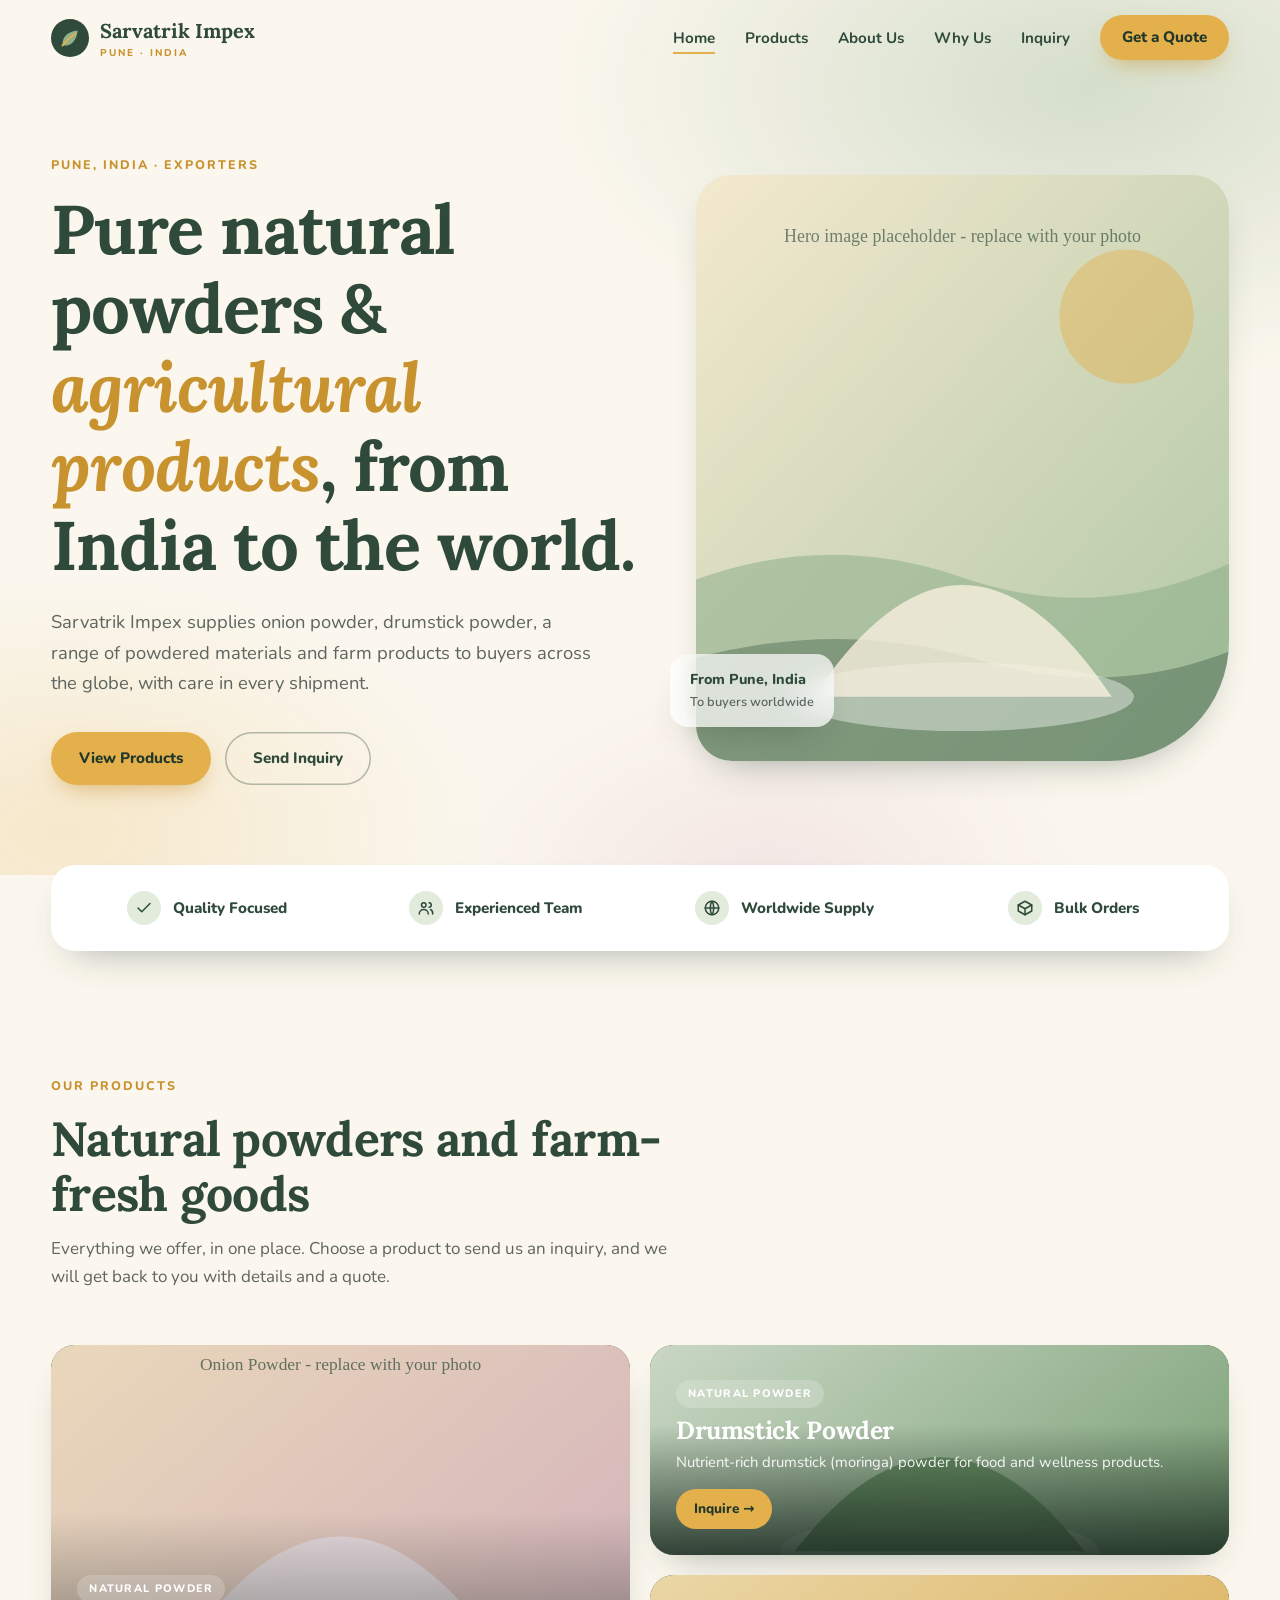
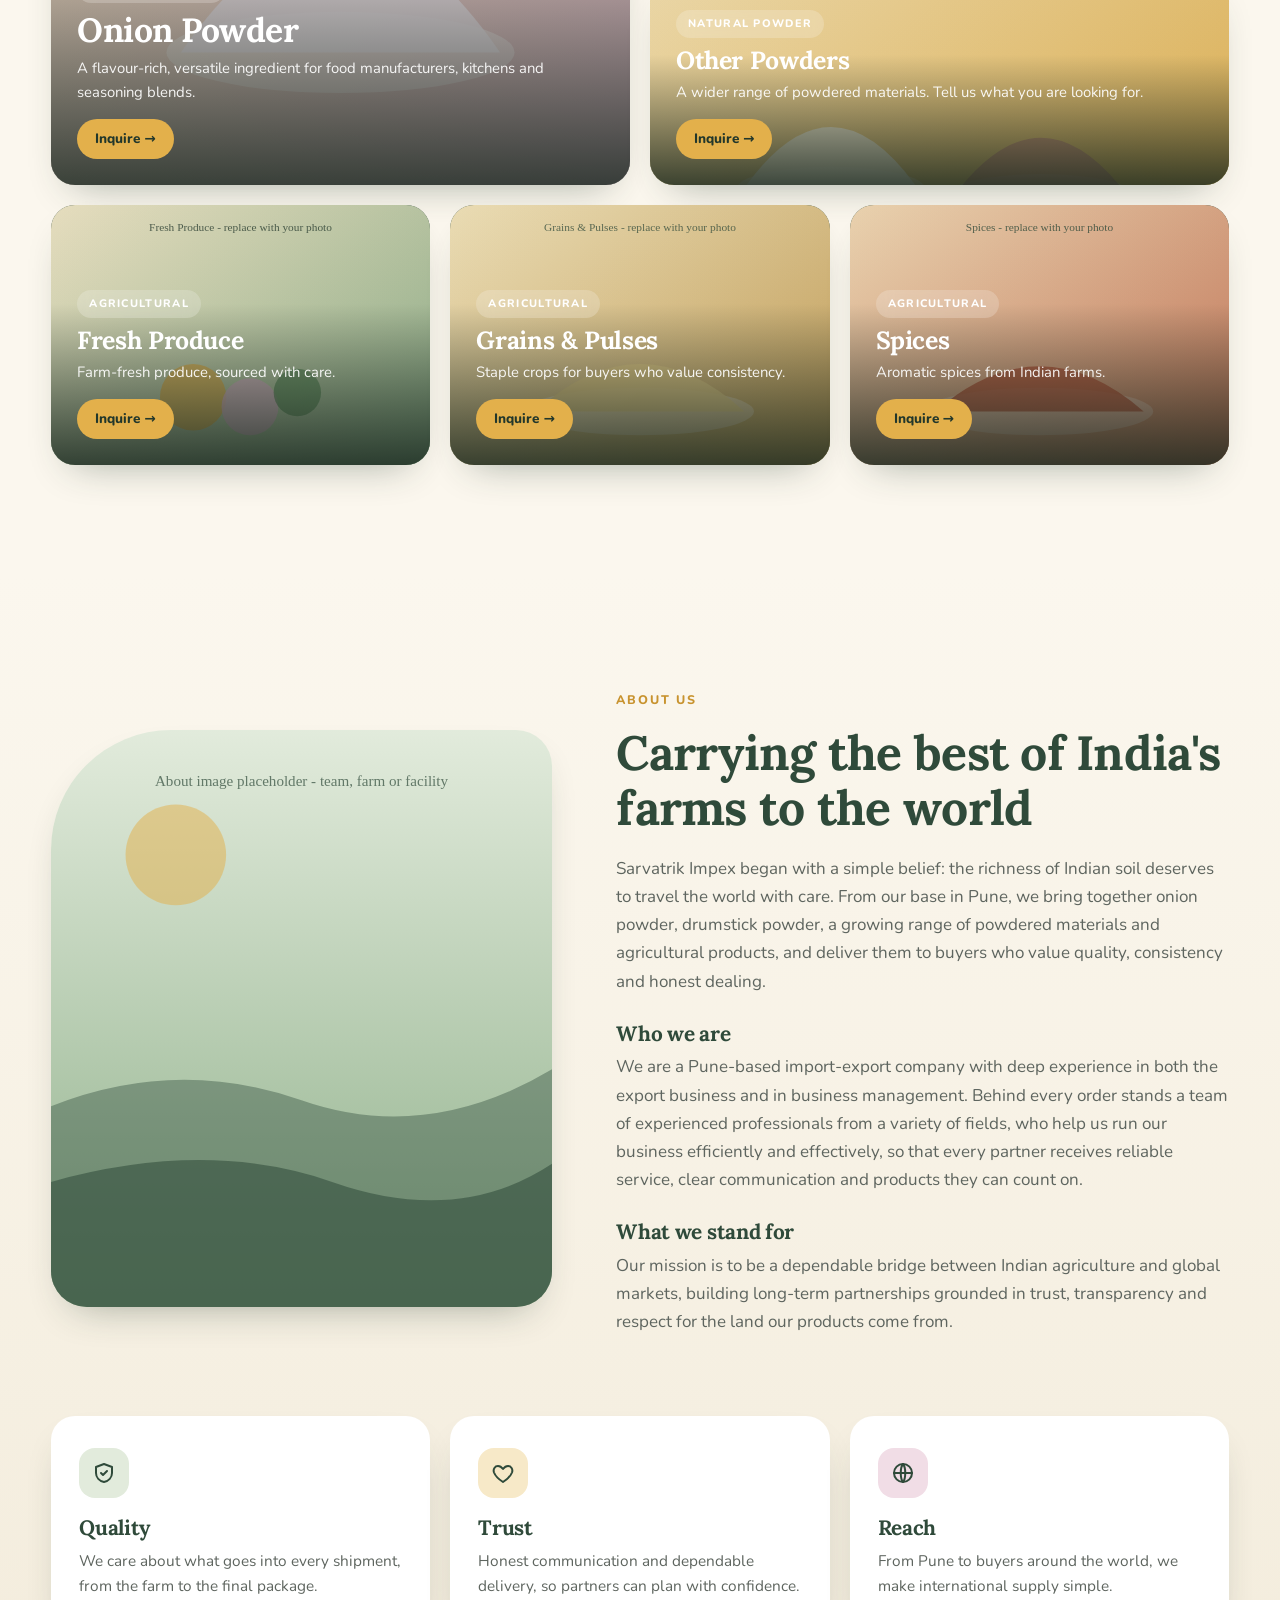
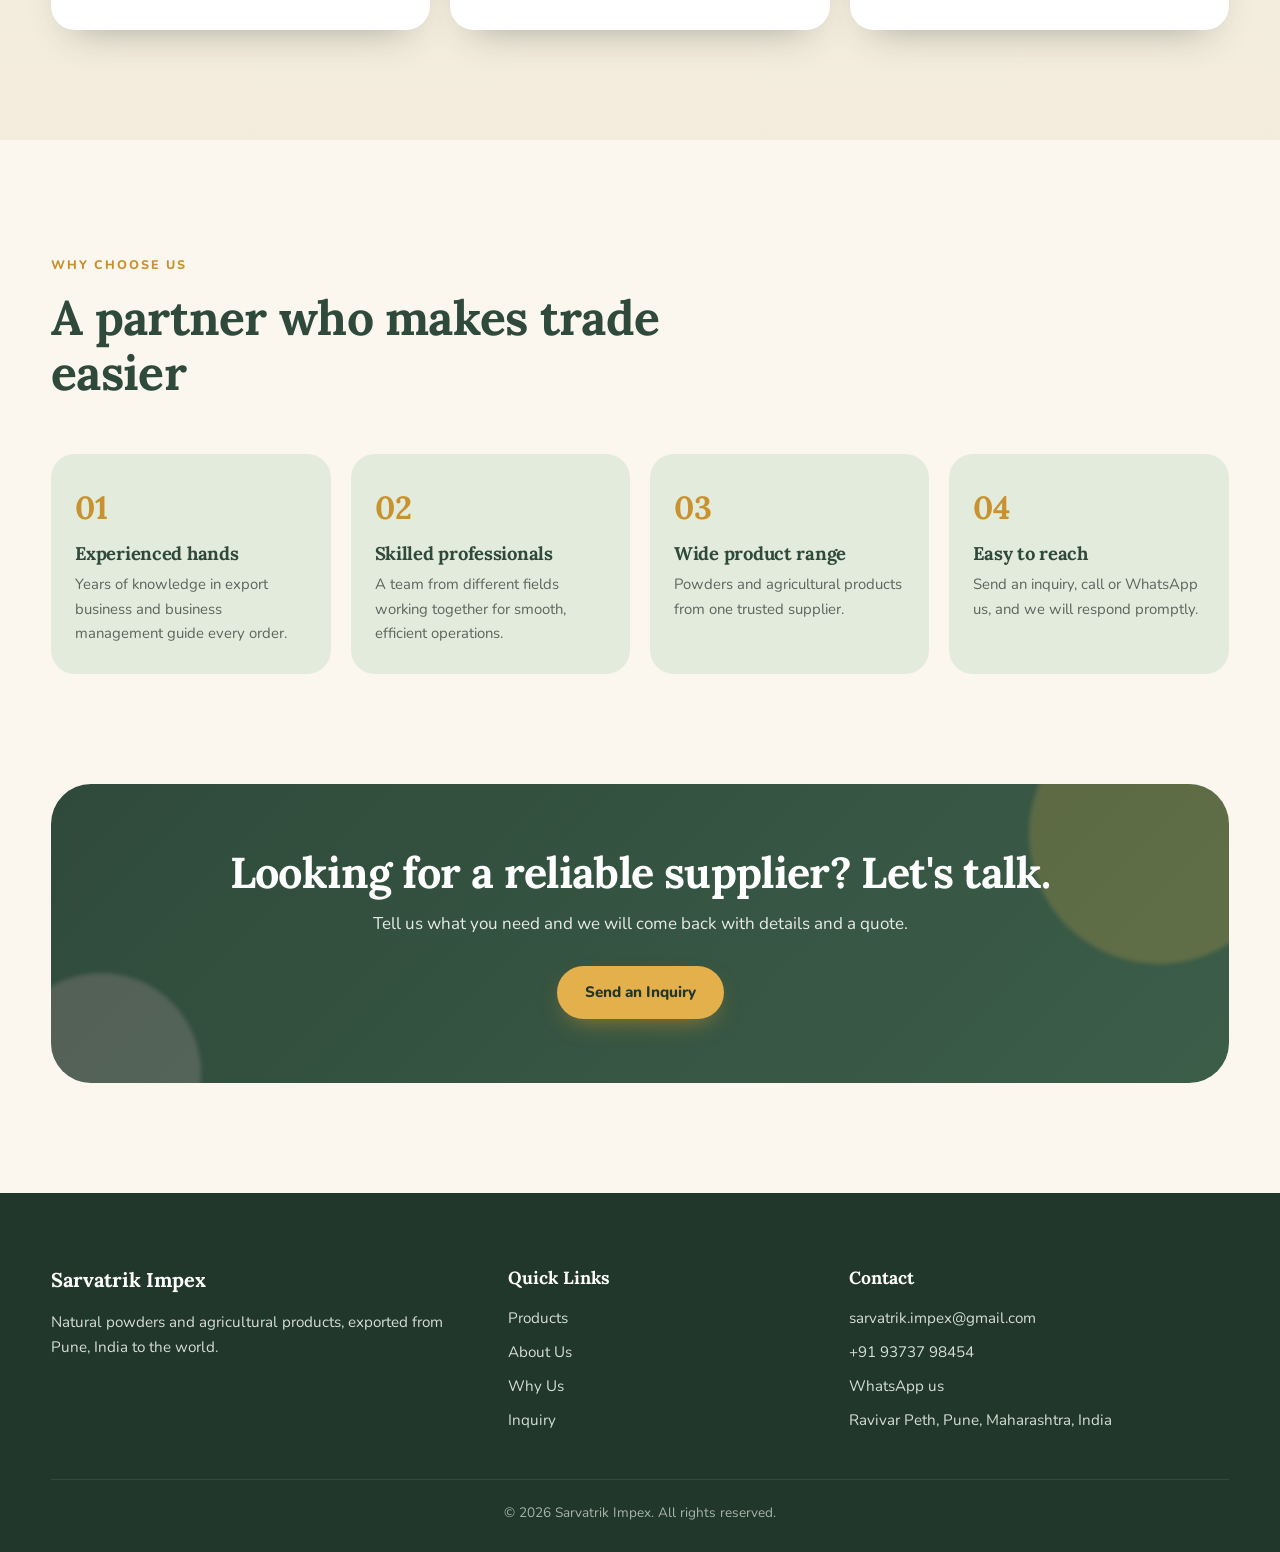
<file: index.html>
<!DOCTYPE html>
<html lang="en">
<head>
<meta charset="utf-8">
<meta name="viewport" content="width=device-width, initial-scale=1">
<title>Sarvatrik Impex | Natural Powders &amp; Agricultural Products Exporter, Pune, India</title>
<meta name="description" content="Sarvatrik Impex, Pune, India: exporters of onion powder, drumstick (moringa) powder, powdered materials and agricultural products. Send us an inquiry today.">
<meta name="theme-color" content="#2F4A3A">
<link rel="icon" href="data:image/svg+xml,%3Csvg xmlns='http://www.w3.org/2000/svg' viewBox='0 0 64 64'%3E%3Crect width='64' height='64' rx='16' fill='%232F4A3A'/%3E%3Ctext x='32' y='44' font-size='36' text-anchor='middle' fill='%23E3B04B' font-family='Georgia' font-weight='700'%3ES%3C/text%3E%3C/svg%3E">
<link rel="preconnect" href="https://fonts.googleapis.com">
<link rel="preconnect" href="https://fonts.gstatic.com" crossorigin>
<link href="https://fonts.googleapis.com/css2?family=Lora:ital,wght@0,500;0,700;1,500&family=Nunito:wght@400;600;700;800&display=swap" rel="stylesheet">
<link rel="stylesheet" href="style.css">
<script>document.documentElement.classList.add('js')</script>
</head>
<body id="top">

<!-- ============ NAVIGATION ============ -->
<header class="nav">
  <div class="wrap">
    <a class="brand" href="index.html">
      <svg viewBox="0 0 40 40" aria-hidden="true"><circle cx="20" cy="20" r="20" fill="#2F4A3A"/><path d="M12 27c0-9 6-14 16-15-1 10-6 16-14 16-.8 0-1.500-.4-2-1z" fill="#8FB08A"/><path d="M12 28c4-5 8-9 14-13" stroke="#E3B04B" stroke-width="1.8" fill="none" stroke-linecap="round"/></svg>
      <span>Sarvatrik Impex<small>Pune &middot; India</small></span>
    </a>
    <button class="burger" aria-label="Open menu" aria-expanded="false"><span></span></button>
    <ul class="links">
      <li><a href="#top" class="active">Home</a></li>
      <li><a href="#products">Products</a></li>
      <li><a href="#about">About Us</a></li>
      <li><a href="#why">Why Us</a></li>
      <li><a href="inquiry.html">Inquiry</a></li>
      <li><a href="inquiry.html" class="btn btn-gold">Get a Quote</a></li>
    </ul>
  </div>
</header>

<!-- ============ HERO ============ -->
<section class="hero">
  <div class="wrap">
    <div>
      <span class="eyebrow fade" style="--d:.05s">Pune, India &middot; Exporters</span>
      <h1 class="fade" style="--d:.15s">Pure natural powders &amp; <em>agricultural products</em>, from India to the world.</h1>
      <p class="lead fade" style="--d:.28s">Sarvatrik Impex supplies onion powder, drumstick powder, a range of powdered materials and farm products to buyers across the globe, with care in every shipment.</p>
      <div class="cta fade" style="--d:.4s">
        <a href="#products" class="btn btn-gold">View Products</a>
        <a href="inquiry.html" class="btn btn-ghost">Send Inquiry</a>
      </div>
    </div>
    <div class="hero-visual fade" style="--d:.3s">
      <div class="hero-frame"><img data-parallax src="images/hero.svg" alt="Natural powders and farm produce" width="800" height="880"></div>
      <div class="badge">From Pune, India<span>To buyers worldwide</span></div>
    </div>
  </div>
</section>

<!-- ============ TRUST STRIP ============ -->
<section class="strip">
  <div class="wrap reveal">
    <div><i><svg viewBox="0 0 24 24" fill="none" stroke="currentColor" stroke-width="2" stroke-linecap="round" stroke-linejoin="round"><path d="M20 6 9 17l-5-5"/></svg></i>Quality Focused</div>
    <div><i><svg viewBox="0 0 24 24" fill="none" stroke="currentColor" stroke-width="2" stroke-linecap="round" stroke-linejoin="round"><circle cx="9" cy="8" r="3"/><path d="M3 20c0-3.500 2.700-6 6-6s6 2.500 6 6"/><path d="M16 5a3 3 0 0 1 0 6M18 14c2 .8 3 2.700 3 6"/></svg></i>Experienced Team</div>
    <div><i><svg viewBox="0 0 24 24" fill="none" stroke="currentColor" stroke-width="2" stroke-linecap="round" stroke-linejoin="round"><circle cx="12" cy="12" r="9"/><path d="M3 12h18M12 3c3 3.500 3 14.500 0 18M12 3c-3 3.500-3 14.500 0 18"/></svg></i>Worldwide Supply</div>
    <div><i><svg viewBox="0 0 24 24" fill="none" stroke="currentColor" stroke-width="2" stroke-linecap="round" stroke-linejoin="round"><path d="M21 8 12 3 3 8v8l9 5 9-5z"/><path d="M3 8l9 5 9-5M12 13v8"/></svg></i>Bulk Orders</div>
  </div>
</section>

<!-- ============ PRODUCTS ============ -->
<section id="products">
  <div class="wrap">
    <div class="section-head reveal">
      <span class="eyebrow">Our Products</span>
      <h2>Natural powders and farm-fresh goods</h2>
      <p>Everything we offer, in one place. Choose a product to send us an inquiry, and we will get back to you with details and a quote.</p>
    </div>

    <div class="bento">
      <!-- To change a photo: replace the file in /images with a real photo of the same name, or edit the src below. -->
      <a class="card c-onion reveal" href="inquiry.html?product=Onion%20Powder">
        <img src="images/onion-powder.svg" alt="Onion powder" loading="lazy">
        <div class="card-body"><span class="chip">Natural Powder</span><h3>Onion Powder</h3><p>A flavour-rich, versatile ingredient for food manufacturers, kitchens and seasoning blends.</p><span class="pill">Inquire &rarr;</span></div>
      </a>
      <a class="card c-drum reveal" style="--d:.08s" href="inquiry.html?product=Drumstick%20Powder">
        <img src="images/drumstick-powder.svg" alt="Drumstick moringa powder" loading="lazy">
        <div class="card-body"><span class="chip">Natural Powder</span><h3>Drumstick Powder</h3><p>Nutrient-rich drumstick (moringa) powder for food and wellness products.</p><span class="pill">Inquire &rarr;</span></div>
      </a>
      <a class="card c-other reveal" style="--d:.16s" href="inquiry.html?product=Other%20Powders">
        <img src="images/other-powders.svg" alt="Other powdered materials" loading="lazy">
        <div class="card-body"><span class="chip">Natural Powder</span><h3>Other Powders</h3><p>A wider range of powdered materials. Tell us what you are looking for.</p><span class="pill">Inquire &rarr;</span></div>
      </a>
      <a class="card c-a reveal" href="inquiry.html?product=Fresh%20Produce">
        <img src="images/fresh-produce.svg" alt="Fresh agricultural produce" loading="lazy">
        <div class="card-body"><span class="chip">Agricultural</span><h3>Fresh Produce</h3><p>Farm-fresh produce, sourced with care.</p><span class="pill">Inquire &rarr;</span></div>
      </a>
      <a class="card c-b reveal" style="--d:.08s" href="inquiry.html?product=Grains%20%26%20Pulses">
        <img src="images/grains-pulses.svg" alt="Grains and pulses" loading="lazy">
        <div class="card-body"><span class="chip">Agricultural</span><h3>Grains &amp; Pulses</h3><p>Staple crops for buyers who value consistency.</p><span class="pill">Inquire &rarr;</span></div>
      </a>
      <a class="card c-c reveal" style="--d:.16s" href="inquiry.html?product=Spices">
        <img src="images/spices.svg" alt="Spices" loading="lazy">
        <div class="card-body"><span class="chip">Agricultural</span><h3>Spices</h3><p>Aromatic spices from Indian farms.</p><span class="pill">Inquire &rarr;</span></div>
      </a>
    </div>
  </div>
</section>

<!-- ============ ABOUT US ============ -->
<section id="about">
  <div class="wrap">
    <div class="about-grid">
      <div class="about-img reveal"><img src="images/about.svg" alt="The Sarvatrik Impex team and farms" loading="lazy"></div>
      <div class="about-text reveal" style="--d:.1s">
        <span class="eyebrow">About Us</span>
        <h2>Carrying the best of India's farms to the world</h2>
        <p>Sarvatrik Impex began with a simple belief: the richness of Indian soil deserves to travel the world with care. From our base in Pune, we bring together onion powder, drumstick powder, a growing range of powdered materials and agricultural products, and deliver them to buyers who value quality, consistency and honest dealing.</p>
        <h3>Who we are</h3>
        <p>We are a Pune-based import-export company with deep experience in both the export business and in business management. Behind every order stands a team of experienced professionals from a variety of fields, who help us run our business efficiently and effectively, so that every partner receives reliable service, clear communication and products they can count on.</p>
        <h3>What we stand for</h3>
        <p>Our mission is to be a dependable bridge between Indian agriculture and global markets, building long-term partnerships grounded in trust, transparency and respect for the land our products come from.</p>
      </div>
    </div>

    <div class="values">
      <div class="value reveal"><div class="ico"><svg viewBox="0 0 24 24" fill="none" stroke-width="2" stroke-linecap="round" stroke-linejoin="round"><path d="M12 3 4 6v6c0 4.500 3.400 8 8 9 4.600-1 8-4.500 8-9V6z"/><path d="m9 12 2 2 4-4"/></svg></div><h3>Quality</h3><p>We care about what goes into every shipment, from the farm to the final package.</p></div>
      <div class="value reveal" style="--d:.08s"><div class="ico"><svg viewBox="0 0 24 24" fill="none" stroke-width="2" stroke-linecap="round" stroke-linejoin="round"><path d="M12 21s-7-4.400-9-9.500C1.800 8 4 5 7 5c2 0 3.500 1 5 3 1.500-2 3-3 5-3 3 0 5.200 3 4 6.500C19 16.600 12 21 12 21z"/></svg></div><h3>Trust</h3><p>Honest communication and dependable delivery, so partners can plan with confidence.</p></div>
      <div class="value reveal" style="--d:.16s"><div class="ico"><svg viewBox="0 0 24 24" fill="none" stroke-width="2" stroke-linecap="round" stroke-linejoin="round"><circle cx="12" cy="12" r="9"/><path d="M3 12h18M12 3c3 3.500 3 14.500 0 18M12 3c-3 3.500-3 14.500 0 18"/></svg></div><h3>Reach</h3><p>From Pune to buyers around the world, we make international supply simple.</p></div>
    </div>
  </div>
</section>

<!-- ============ WHY CHOOSE US ============ -->
<section id="why">
  <div class="wrap">
    <div class="section-head reveal">
      <span class="eyebrow">Why Choose Us</span>
      <h2>A partner who makes trade easier</h2>
    </div>
    <div class="why">
      <div class="reveal"><b>01</b><h3>Experienced hands</h3><p>Years of knowledge in export business and business management guide every order.</p></div>
      <div class="reveal" style="--d:.08s"><b>02</b><h3>Skilled professionals</h3><p>A team from different fields working together for smooth, efficient operations.</p></div>
      <div class="reveal" style="--d:.16s"><b>03</b><h3>Wide product range</h3><p>Powders and agricultural products from one trusted supplier.</p></div>
      <div class="reveal" style="--d:.24s"><b>04</b><h3>Easy to reach</h3><p>Send an inquiry, call or WhatsApp us, and we will respond promptly.</p></div>
    </div>
  </div>
</section>

<!-- ============ CALL TO ACTION ============ -->
<section class="cta-band">
  <div class="wrap">
    <div class="cta-box reveal">
      <h2>Looking for a reliable supplier? Let's talk.</h2>
      <p>Tell us what you need and we will come back with details and a quote.</p>
      <a href="inquiry.html" class="btn btn-gold">Send an Inquiry</a>
    </div>
  </div>
</section>

<!-- ============ FOOTER ============ -->
<footer>
  <div class="wrap">
    <div class="foot">
      <div>
        <a class="brand" href="index.html"><span>Sarvatrik Impex</span></a>
        <p>Natural powders and agricultural products, exported from Pune, India to the world.</p>
      </div>
      <div>
        <h4>Quick Links</h4>
        <ul>
          <li><a href="#products">Products</a></li>
          <li><a href="#about">About Us</a></li>
          <li><a href="#why">Why Us</a></li>
          <li><a href="inquiry.html">Inquiry</a></li>
        </ul>
      </div>
      <div>
        <h4>Contact</h4>
        <ul>
          <li><a href="mailto:sarvatrik.impex@gmail.com">sarvatrik.impex@gmail.com</a></li>
          <li><a href="tel:+919373798454">+91 93737 98454</a></li>
          <li><a href="https://wa.me/919373798454" target="_blank" rel="noopener">WhatsApp us</a></li>
          <li>Ravivar Peth, Pune, Maharashtra, India</li>
        </ul>
      </div>
    </div>
    <p class="copy">&copy; <span id="year">2026</span> Sarvatrik Impex. All rights reserved.</p>
  </div>
</footer>

<script src="main.js"></script>
</body>
</html>
</file>
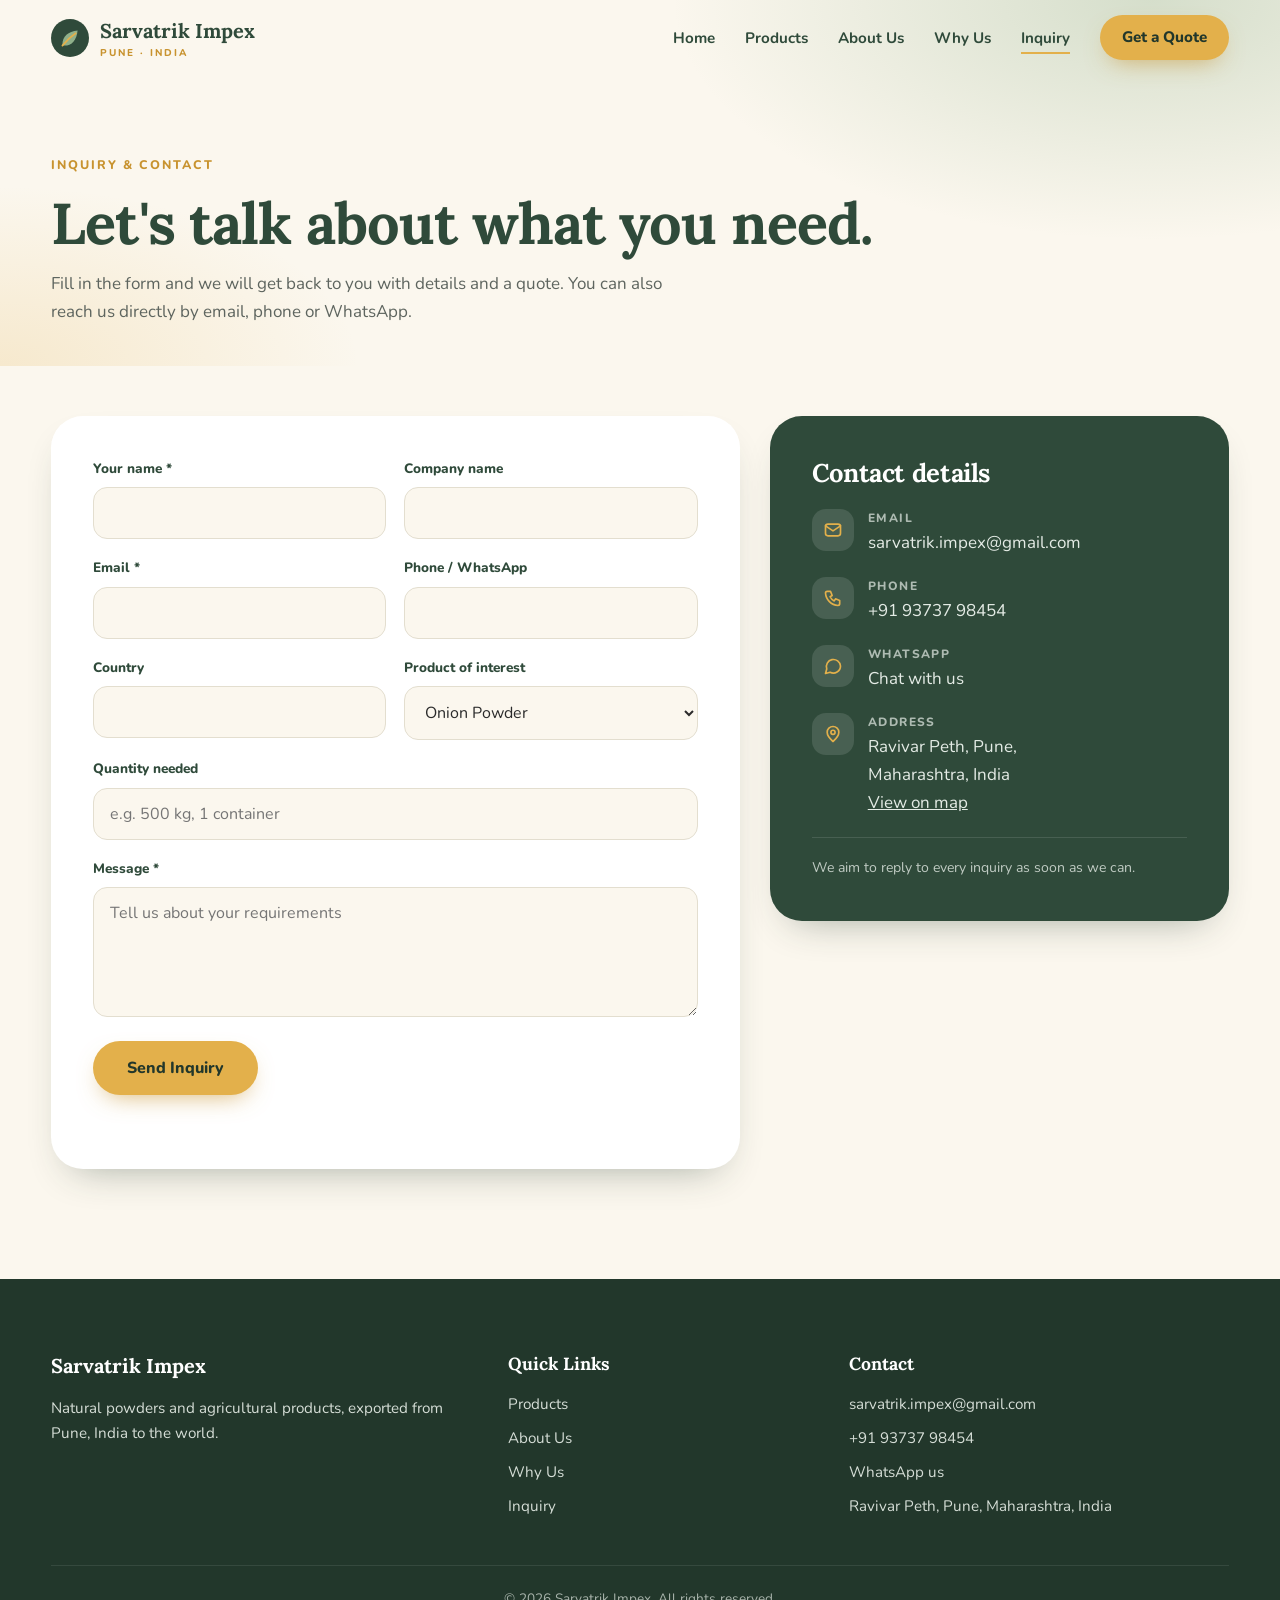
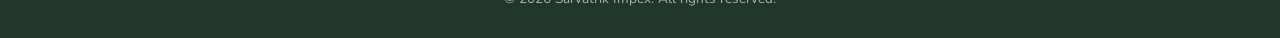
<file: inquiry.html>
<!DOCTYPE html>
<html lang="en">
<head>
<meta charset="utf-8">
<meta name="viewport" content="width=device-width, initial-scale=1">
<title>Inquiry &amp; Contact | Sarvatrik Impex, Pune, India</title>
<meta name="description" content="Send an inquiry to Sarvatrik Impex, Pune, India. Ask about onion powder, drumstick powder, powdered materials and agricultural products.">
<meta name="theme-color" content="#2F4A3A">
<link rel="icon" href="data:image/svg+xml,%3Csvg xmlns='http://www.w3.org/2000/svg' viewBox='0 0 64 64'%3E%3Crect width='64' height='64' rx='16' fill='%232F4A3A'/%3E%3Ctext x='32' y='44' font-size='36' text-anchor='middle' fill='%23E3B04B' font-family='Georgia' font-weight='700'%3ES%3C/text%3E%3C/svg%3E">
<link rel="preconnect" href="https://fonts.googleapis.com">
<link rel="preconnect" href="https://fonts.gstatic.com" crossorigin>
<link href="https://fonts.googleapis.com/css2?family=Lora:ital,wght@0,500;0,700;1,500&family=Nunito:wght@400;600;700;800&display=swap" rel="stylesheet">
<link rel="stylesheet" href="style.css">
<script>document.documentElement.classList.add('js')</script>
</head>
<body>

<header class="nav scrolled">
  <div class="wrap">
    <a class="brand" href="index.html">
      <svg viewBox="0 0 40 40" aria-hidden="true"><circle cx="20" cy="20" r="20" fill="#2F4A3A"/><path d="M12 27c0-9 6-14 16-15-1 10-6 16-14 16-.8 0-1.500-.4-2-1z" fill="#8FB08A"/><path d="M12 28c4-5 8-9 14-13" stroke="#E3B04B" stroke-width="1.8" fill="none" stroke-linecap="round"/></svg>
      <span>Sarvatrik Impex<small>Pune &middot; India</small></span>
    </a>
    <button class="burger" aria-label="Open menu" aria-expanded="false"><span></span></button>
    <ul class="links">
      <li><a href="index.html">Home</a></li>
      <li><a href="index.html#products">Products</a></li>
      <li><a href="index.html#about">About Us</a></li>
      <li><a href="index.html#why">Why Us</a></li>
      <li><a href="inquiry.html" class="active">Inquiry</a></li>
      <li><a href="inquiry.html" class="btn btn-gold">Get a Quote</a></li>
    </ul>
  </div>
</header>

<section class="page-hero">
  <div class="wrap">
    <span class="eyebrow fade">Inquiry &amp; Contact</span>
    <h1 class="fade" style="--d:.1s">Let's talk about what you need.</h1>
    <p class="fade" style="--d:.2s">Fill in the form and we will get back to you with details and a quote. You can also reach us directly by email, phone or WhatsApp.</p>
  </div>
</section>

<section class="inq">
  <div class="wrap">

    <div class="form-card reveal">
      <form id="inquiry-form" novalidate>
        <input type="hidden" name="_subject" value="New website inquiry - Sarvatrik Impex">
        <input type="hidden" name="_template" value="table">
        <input type="hidden" name="_captcha" value="false">
        <input type="text" name="_honey" class="hp" tabindex="-1" autocomplete="off" aria-hidden="true">
        <div class="form-grid">
          <div class="field"><label for="name">Your name *</label><input id="name" name="Name" type="text" required autocomplete="name"></div>
          <div class="field"><label for="company">Company name</label><input id="company" name="Company" type="text" autocomplete="organization"></div>
          <div class="field"><label for="email">Email *</label><input id="email" name="email" type="email" required autocomplete="email"></div>
          <div class="field"><label for="phone">Phone / WhatsApp</label><input id="phone" name="Phone" type="tel" autocomplete="tel"></div>
          <div class="field"><label for="country">Country</label><input id="country" name="Country" type="text" autocomplete="country-name"></div>
          <div class="field"><label for="product">Product of interest</label>
            <select id="product" name="Product">
              <option>Onion Powder</option>
              <option>Drumstick Powder</option>
              <option>Other Powders</option>
              <option>Fresh Produce</option>
              <option>Grains &amp; Pulses</option>
              <option>Spices</option>
              <option>Other / Multiple products</option>
            </select>
          </div>
          <div class="field full"><label for="qty">Quantity needed</label><input id="qty" name="Quantity" type="text" placeholder="e.g. 500 kg, 1 container"></div>
          <div class="field full"><label for="message">Message *</label><textarea id="message" name="Message" required placeholder="Tell us about your requirements"></textarea></div>
        </div>
        <button type="submit" class="btn btn-gold">Send Inquiry</button>
        <p class="form-msg" id="form-msg" role="alert"></p>
      </form>

      <div class="success" id="success">
        <svg viewBox="0 0 84 84" aria-hidden="true"><circle cx="42" cy="42" r="36"/><path d="M27 43l11 11 20-22"/></svg>
        <h2>Thank you!</h2>
        <p>Your inquiry has been sent. We will get back to you soon.</p>
      </div>
    </div>

    <aside class="info-card reveal" style="--d:.1s">
      <h2>Contact details</h2>
      <div class="info-item"><i><svg viewBox="0 0 24 24" fill="none" stroke-width="2" stroke-linecap="round" stroke-linejoin="round"><rect x="3" y="5" width="18" height="14" rx="3"/><path d="m3 7 9 6 9-6"/></svg></i><div><small>Email</small><a href="mailto:sarvatrik.impex@gmail.com">sarvatrik.impex@gmail.com</a></div></div>
      <div class="info-item"><i><svg viewBox="0 0 24 24" fill="none" stroke-width="2" stroke-linecap="round" stroke-linejoin="round"><path d="M5 4h4l2 5-2.500 1.500a11 11 0 0 0 5 5L15 13l5 2v4a2 2 0 0 1-2 2A16 16 0 0 1 3 6a2 2 0 0 1 2-2z"/></svg></i><div><small>Phone</small><a href="tel:+919373798454">+91 93737 98454</a></div></div>
      <div class="info-item"><i><svg viewBox="0 0 24 24" fill="none" stroke-width="2" stroke-linecap="round" stroke-linejoin="round"><path d="M21 12a8.500 8.500 0 0 1-12.500 7.500L3 21l1.500-5.500A8.500 8.500 0 1 1 21 12z"/></svg></i><div><small>WhatsApp</small><a href="https://wa.me/919373798454" target="_blank" rel="noopener">Chat with us</a></div></div>
      <div class="info-item"><i><svg viewBox="0 0 24 24" fill="none" stroke-width="2" stroke-linecap="round" stroke-linejoin="round"><path d="M12 21s7-6 7-11a7 7 0 0 0-14 0c0 5 7 11 7 11z"/><circle cx="12" cy="10" r="2.500"/></svg></i><div><small>Address</small>Ravivar Peth, Pune,<br>Maharashtra, India<br><a href="https://www.google.com/maps/search/?api=1&amp;query=Ravivar+Peth+Pune+Maharashtra" target="_blank" rel="noopener"><u>View on map</u></a></div></div>
      <p class="note">We aim to reply to every inquiry as soon as we can.</p>
    </aside>

  </div>
</section>

<footer>
  <div class="wrap">
    <div class="foot">
      <div>
        <a class="brand" href="index.html"><span>Sarvatrik Impex</span></a>
        <p>Natural powders and agricultural products, exported from Pune, India to the world.</p>
      </div>
      <div>
        <h4>Quick Links</h4>
        <ul>
          <li><a href="index.html#products">Products</a></li>
          <li><a href="index.html#about">About Us</a></li>
          <li><a href="index.html#why">Why Us</a></li>
          <li><a href="inquiry.html">Inquiry</a></li>
        </ul>
      </div>
      <div>
        <h4>Contact</h4>
        <ul>
          <li><a href="mailto:sarvatrik.impex@gmail.com">sarvatrik.impex@gmail.com</a></li>
          <li><a href="tel:+919373798454">+91 93737 98454</a></li>
          <li><a href="https://wa.me/919373798454" target="_blank" rel="noopener">WhatsApp us</a></li>
          <li>Ravivar Peth, Pune, Maharashtra, India</li>
        </ul>
      </div>
    </div>
    <p class="copy">&copy; <span id="year">2026</span> Sarvatrik Impex. All rights reserved.</p>
  </div>
</footer>

<script src="main.js"></script>
</body>
</html>
</file>
<file: style.css>
/* ==========================================================
   Sarvatrik Impex - styles
   Edit the colours below to re-theme the whole site.
   ========================================================== */
:root{
  --cream:#FBF7EE; --cream-2:#F3ECDC;
  --green:#2F4A3A; --green-d:#22372B;
  --sage:#8FB08A; --sage-l:#E2EBDC;
  --gold:#E3B04B; --gold-d:#C8932F;
  --blush:#D9B3C4;
  --ink:#2B2B2B; --muted:#5E655F;
  --radius:24px;
  --ease:cubic-bezier(.22,.61,.36,1);
  --shadow:0 18px 40px -22px rgba(34,55,43,.45);
  --serif:'Lora',Georgia,serif;
  --sans:'Nunito',system-ui,-apple-system,'Segoe UI',sans-serif;
}
*{box-sizing:border-box;margin:0;padding:0}
html{scroll-behavior:smooth;scroll-padding-top:84px}
body{font-family:var(--sans);color:var(--ink);background:var(--cream);line-height:1.65;font-size:17px;-webkit-font-smoothing:antialiased;overflow-x:hidden}
img{display:block;max-width:100%}
a{color:inherit;text-decoration:none}
h1,h2,h3{font-family:var(--serif);color:var(--green);line-height:1.15;letter-spacing:-.015em}
.wrap{width:min(1180px,92%);margin-inline:auto}
section{padding:110px 0;position:relative}
.eyebrow{display:inline-block;font-size:.78rem;font-weight:800;letter-spacing:.16em;text-transform:uppercase;color:var(--gold-d);margin-bottom:14px}
.section-head{max-width:640px;margin-bottom:54px}
.section-head h2{font-size:clamp(2rem,4vw,3rem);margin-bottom:14px}
.section-head p{color:var(--muted)}

/* ---------- Buttons ---------- */
.btn{display:inline-flex;align-items:center;gap:8px;padding:14px 28px;border-radius:999px;font-weight:800;font-size:.95rem;border:0;cursor:pointer;font-family:var(--sans);transition:transform .3s var(--ease),box-shadow .3s var(--ease),background .3s var(--ease),color .3s var(--ease)}
.btn-gold{background:var(--gold);color:var(--green-d);box-shadow:0 10px 24px -10px rgba(200,147,47,.7)}
.btn-gold:hover{transform:translateY(-2px);box-shadow:0 14px 30px -10px rgba(200,147,47,.85);background:#EDBC59}
.btn-ghost{background:transparent;color:var(--green);box-shadow:inset 0 0 0 1.5px rgba(47,74,58,.35)}
.btn-ghost:hover{background:var(--green);color:#fff;transform:translateY(-2px)}
.btn-green{background:var(--green);color:#fff}
.btn-green:hover{background:var(--green-d);transform:translateY(-2px)}

/* ---------- Navigation ---------- */
.nav{position:fixed;inset:0 0 auto 0;z-index:50;padding:14px 0;transition:background .35s var(--ease),box-shadow .35s var(--ease),padding .35s var(--ease)}
.nav.scrolled{background:rgba(251,247,238,.78);backdrop-filter:blur(14px);-webkit-backdrop-filter:blur(14px);box-shadow:0 1px 0 rgba(47,74,58,.08);padding:9px 0}
.nav .wrap{display:flex;align-items:center;justify-content:space-between;gap:20px}
.brand{display:flex;align-items:center;gap:11px;font-family:var(--serif);font-weight:700;font-size:1.25rem;color:var(--green)}
.brand svg{width:38px;height:38px}
.brand small{display:block;font-family:var(--sans);font-size:.62rem;letter-spacing:.2em;text-transform:uppercase;color:var(--gold-d);font-weight:800;margin-top:-2px}
.links{display:flex;align-items:center;gap:30px;list-style:none}
.links a:not(.btn){font-weight:700;font-size:.95rem;color:var(--green);position:relative;padding:4px 0}
.links a:not(.btn)::after{content:"";position:absolute;left:0;bottom:-2px;height:2px;width:100%;background:var(--gold);transform:scaleX(0);transform-origin:left;transition:transform .35s var(--ease)}
.links a:not(.btn):hover::after,.links a.active::after{transform:scaleX(1)}
.links .btn{padding:10px 22px}
.burger{display:none;background:none;border:0;width:44px;height:44px;cursor:pointer;position:relative}
.burger span,.burger span::before,.burger span::after{content:"";position:absolute;left:11px;width:22px;height:2px;background:var(--green);border-radius:2px;transition:transform .3s var(--ease),opacity .3s}
.burger span{top:21px}.burger span::before{top:-7px;left:0}.burger span::after{top:7px;left:0}
.burger.open span{background:transparent}
.burger.open span::before{transform:translateY(7px) rotate(45deg)}
.burger.open span::after{transform:translateY(-7px) rotate(-45deg)}

/* ---------- Hero ---------- */
.hero{padding:150px 0 90px;background:
  radial-gradient(900px 500px at 85% 10%,rgba(143,176,138,.35),transparent 60%),
  radial-gradient(700px 420px at 5% 95%,rgba(227,176,75,.22),transparent 60%),
  radial-gradient(500px 300px at 60% 100%,rgba(217,179,196,.25),transparent 65%),var(--cream)}
.hero .wrap{display:grid;grid-template-columns:1.05fr .95fr;gap:56px;align-items:center}
.hero h1{font-size:clamp(2.5rem,5.4vw,4.3rem);margin-bottom:22px}
.hero h1 em{font-style:italic;color:var(--gold-d)}
.hero p.lead{font-size:1.15rem;color:var(--muted);max-width:30em;margin-bottom:34px}
.hero .cta{display:flex;gap:14px;flex-wrap:wrap}
.hero-visual{position:relative}
.hero-frame{border-radius:36px 36px 120px 36px;overflow:hidden;box-shadow:var(--shadow);aspect-ratio:4/4.4;background:var(--sage-l)}
.hero-frame img{width:100%;height:112%;object-fit:cover;will-change:transform}
.badge{position:absolute;left:-26px;bottom:34px;background:rgba(255,255,255,.72);backdrop-filter:blur(12px);-webkit-backdrop-filter:blur(12px);padding:14px 20px;border-radius:18px;box-shadow:var(--shadow);font-weight:800;font-size:.9rem;color:var(--green)}
.badge span{display:block;font-weight:600;color:var(--muted);font-size:.8rem}
.fade{animation:rise .95s var(--ease) both;animation-delay:var(--d,0s)}
@keyframes rise{from{opacity:0;transform:translateY(22px)}to{opacity:1;transform:none}}

/* ---------- Trust strip ---------- */
.strip{padding:0;margin-top:-10px}
.strip .wrap{display:grid;grid-template-columns:repeat(4,1fr);gap:14px;background:#fff;border-radius:var(--radius);padding:26px 18px;box-shadow:var(--shadow)}
.strip div{display:flex;align-items:center;gap:12px;justify-content:center;font-weight:800;color:var(--green);font-size:.95rem}
.strip i{width:34px;height:34px;border-radius:50%;background:var(--sage-l);display:grid;place-items:center;font-style:normal;color:var(--green);flex:none}
.strip svg{width:18px;height:18px}

/* ---------- Products (bento) ---------- */
#products{padding-top:120px}
.bento{display:grid;grid-template-columns:repeat(6,1fr);grid-auto-rows:minmax(210px,auto);gap:20px}
.card{position:relative;overflow:hidden;border-radius:var(--radius);color:#fff;display:flex;align-items:flex-end;box-shadow:var(--shadow);background:var(--green);transition:transform .45s var(--ease),box-shadow .45s var(--ease)}
.card img{position:absolute;inset:0;width:100%;height:100%;object-fit:cover;transition:transform .8s var(--ease)}
.card::after{content:"";position:absolute;inset:0;background:linear-gradient(to top,rgba(20,35,27,.82),rgba(20,35,27,.05) 62%)}
.card:hover{transform:translateY(-5px);box-shadow:0 26px 46px -22px rgba(34,55,43,.6)}
.card:hover img{transform:scale(1.04)}
.card-body{position:relative;z-index:2;padding:26px;width:100%}
.card h3{color:#fff;font-size:1.55rem;margin:8px 0 6px}
.card p{font-size:.93rem;opacity:.92;max-width:34em;margin-bottom:14px}
.chip{display:inline-block;font-size:.68rem;font-weight:800;letter-spacing:.12em;text-transform:uppercase;padding:5px 12px;border-radius:999px;background:rgba(255,255,255,.2);backdrop-filter:blur(8px);-webkit-backdrop-filter:blur(8px)}
.pill{display:inline-flex;align-items:center;gap:6px;font-weight:800;font-size:.85rem;padding:9px 18px;border-radius:999px;background:var(--gold);color:var(--green-d);transition:box-shadow .35s var(--ease),transform .35s var(--ease)}
.card:hover .pill{box-shadow:0 0 0 6px rgba(227,176,75,.28)}
.c-onion{grid-column:span 3;grid-row:span 2}
.c-drum,.c-other{grid-column:span 3}
.c-a,.c-b,.c-c{grid-column:span 2;min-height:260px}
.c-onion h3{font-size:2.1rem}

/* ---------- About ---------- */
#about{background:linear-gradient(180deg,var(--cream) 0%,var(--cream-2) 100%)}
.about-grid{display:grid;grid-template-columns:.9fr 1.1fr;gap:64px;align-items:center}
.about-img{border-radius:120px 36px 36px 36px;overflow:hidden;box-shadow:var(--shadow);aspect-ratio:4/4.6}
.about-img img{width:100%;height:100%;object-fit:cover}
.about-text h2{font-size:clamp(2rem,4vw,3rem);margin-bottom:20px}
.about-text p{color:var(--muted);margin-bottom:16px}
.about-text h3{font-size:1.3rem;margin:26px 0 8px}
.values{display:grid;grid-template-columns:repeat(3,1fr);gap:20px;margin-top:64px}
.value{background:#fff;border-radius:var(--radius);padding:32px 28px;box-shadow:var(--shadow);transition:transform .4s var(--ease)}
.value:hover{transform:translateY(-4px)}
.value .ico{width:50px;height:50px;border-radius:16px;display:grid;place-items:center;margin-bottom:18px}
.value:nth-child(1) .ico{background:var(--sage-l)}
.value:nth-child(2) .ico{background:#F7E9C8}
.value:nth-child(3) .ico{background:#F1DDE6}
.value .ico svg{width:24px;height:24px;stroke:var(--green)}
.value h3{font-size:1.3rem;margin-bottom:8px}
.value p{color:var(--muted);font-size:.96rem}

/* ---------- Why us ---------- */
.why{display:grid;grid-template-columns:repeat(4,1fr);gap:20px}
.why div{padding:28px 24px;border-radius:var(--radius);background:var(--sage-l);transition:transform .4s var(--ease),background .4s var(--ease)}
.why div:hover{transform:translateY(-4px);background:#D8E5D1}
.why b{font-family:var(--serif);font-size:2rem;color:var(--gold-d);display:block;margin-bottom:8px}
.why h3{font-size:1.15rem;margin-bottom:8px}
.why p{color:var(--muted);font-size:.93rem}

/* ---------- CTA band ---------- */
.cta-band{padding:0 0 110px}
.cta-box{background:linear-gradient(135deg,var(--green) 0%,#3C5E49 100%);border-radius:40px;padding:64px 48px;text-align:center;color:#fff;position:relative;overflow:hidden}
.cta-box::before,.cta-box::after{content:"";position:absolute;border-radius:50%;filter:blur(2px)}
.cta-box::before{width:260px;height:260px;right:-60px;top:-80px;background:rgba(227,176,75,.22)}
.cta-box::after{width:200px;height:200px;left:-50px;bottom:-90px;background:rgba(217,179,196,.2)}
.cta-box h2{color:#fff;font-size:clamp(1.8rem,3.6vw,2.7rem);margin-bottom:12px;position:relative}
.cta-box p{opacity:.88;margin-bottom:28px;position:relative}
.cta-box .btn{position:relative}

/* ---------- Footer ---------- */
footer{background:var(--green-d);color:#D5DDD6;padding:70px 0 28px}
.foot{display:grid;grid-template-columns:1.4fr 1fr 1.3fr;gap:48px}
footer .brand{color:#fff;margin-bottom:14px}
footer h4{font-family:var(--serif);color:#fff;font-size:1.1rem;margin-bottom:14px}
footer p,footer li,footer a{font-size:.95rem}
footer ul{list-style:none;display:grid;gap:9px}
footer a:hover{color:var(--gold)}
.copy{border-top:1px solid rgba(255,255,255,.12);margin-top:46px;padding-top:22px;font-size:.85rem;opacity:.75;text-align:center}

/* ---------- Inquiry page ---------- */
.page-hero{padding:150px 0 40px;background:
  radial-gradient(800px 400px at 90% 0%,rgba(143,176,138,.35),transparent 60%),
  radial-gradient(600px 300px at 0% 100%,rgba(227,176,75,.2),transparent 60%),var(--cream)}
.page-hero h1{font-size:clamp(2.2rem,4.6vw,3.6rem);margin-bottom:14px}
.page-hero p{color:var(--muted);max-width:36em}
.inq{padding:50px 0 110px}
.inq .wrap{display:grid;grid-template-columns:1.35fr .9fr;gap:30px;align-items:start}
.form-card,.info-card{background:#fff;border-radius:32px;padding:42px;box-shadow:var(--shadow)}
.info-card{background:var(--green);color:#E4EBE5;position:sticky;top:96px}
.info-card h2{color:#fff;font-size:1.6rem;margin-bottom:22px}
.info-item{display:flex;gap:14px;margin-bottom:20px;align-items:flex-start}
.info-item i{flex:none;width:42px;height:42px;border-radius:14px;background:rgba(255,255,255,.12);display:grid;place-items:center}
.info-item svg{width:20px;height:20px;stroke:var(--gold)}
.info-item small{display:block;font-size:.75rem;letter-spacing:.12em;text-transform:uppercase;opacity:.7;font-weight:800}
.info-item a:hover{color:var(--gold)}
.note{font-size:.88rem;opacity:.8;border-top:1px solid rgba(255,255,255,.15);padding-top:18px;margin-top:6px}
.form-grid{display:grid;grid-template-columns:1fr 1fr;gap:18px}
.field{display:flex;flex-direction:column;gap:7px}
.field.full{grid-column:1/-1}
label{font-weight:800;font-size:.85rem;color:var(--green)}
input,select,textarea{font-family:var(--sans);font-size:1rem;padding:14px 16px;border-radius:14px;border:1.5px solid #E3DECF;background:var(--cream);color:var(--ink);transition:border-color .3s var(--ease),box-shadow .3s var(--ease),background .3s}
input:focus,select:focus,textarea:focus{outline:none;border-color:var(--sage);background:#fff;box-shadow:0 0 0 4px rgba(143,176,138,.25)}
textarea{min-height:130px;resize:vertical}
.hp{position:absolute;left:-9999px}
.form-card .btn{margin-top:24px;padding:16px 34px;font-size:1rem}
.form-msg{margin-top:14px;font-size:.92rem;color:#9A3B3B;min-height:1.2em}
.success{text-align:center;padding:40px 10px;display:none}
.success.show{display:block;animation:rise .7s var(--ease) both}
.success svg{width:84px;height:84px;margin-bottom:18px}
.success circle,.success path{fill:none;stroke:var(--green);stroke-width:4;stroke-linecap:round;stroke-linejoin:round}
.success circle{stroke:var(--sage);stroke-dasharray:226;stroke-dashoffset:226;animation:draw .8s var(--ease) .1s forwards}
.success path{stroke-dasharray:50;stroke-dashoffset:50;animation:draw .5s var(--ease) .7s forwards}
@keyframes draw{to{stroke-dashoffset:0}}
.success h2{font-size:1.9rem;margin-bottom:10px}
.success p{color:var(--muted)}

/* ---------- Scroll reveal ---------- */
.js .reveal{opacity:0;transform:translateY(22px);transition:opacity .8s var(--ease),transform .8s var(--ease);transition-delay:var(--d,0s)}
.js .reveal.in{opacity:1;transform:none}

/* ---------- Responsive ---------- */
@media (max-width:960px){
  section{padding:80px 0}
  .hero .wrap,.about-grid,.inq .wrap{grid-template-columns:1fr}
  .hero{padding-top:130px}
  .hero-visual{order:-1;max-width:480px}
  .badge{left:12px}
  .strip .wrap{grid-template-columns:1fr 1fr;gap:20px 10px}
  .bento{grid-template-columns:1fr 1fr}
  .c-onion{grid-column:span 2;grid-row:span 1;min-height:300px}
  .c-drum,.c-other,.c-a,.c-b,.c-c{grid-column:span 1;min-height:250px}
  .c-c{grid-column:span 2}
  .values,.why{grid-template-columns:1fr 1fr}
  .foot{grid-template-columns:1fr 1fr}
  .info-card{position:static}
  .burger{display:block}
  .links{position:fixed;inset:64px 4% auto 4%;background:rgba(251,247,238,.96);backdrop-filter:blur(16px);-webkit-backdrop-filter:blur(16px);flex-direction:column;align-items:stretch;gap:6px;padding:20px;border-radius:24px;box-shadow:var(--shadow);opacity:0;pointer-events:none;transform:translateY(-10px);transition:opacity .3s var(--ease),transform .3s var(--ease)}
  .links.open{opacity:1;pointer-events:auto;transform:none}
  .links a:not(.btn){padding:12px 8px}
  .links .btn{justify-content:center}
}
@media (max-width:620px){
  .bento,.values,.why,.foot,.form-grid{grid-template-columns:1fr}
  .c-onion,.c-drum,.c-other,.c-a,.c-b,.c-c{grid-column:span 1}
  .strip .wrap{grid-template-columns:1fr}
  .form-card,.info-card{padding:28px 22px}
  .cta-box{padding:48px 24px}
}

/* ---------- Respect "reduce motion" ---------- */
@media (prefers-reduced-motion:reduce){
  html{scroll-behavior:auto}
  *,*::before,*::after{animation:none!important;transition:none!important}
  .js .reveal{opacity:1;transform:none}
  .success circle,.success path{stroke-dashoffset:0}
}
</file>
